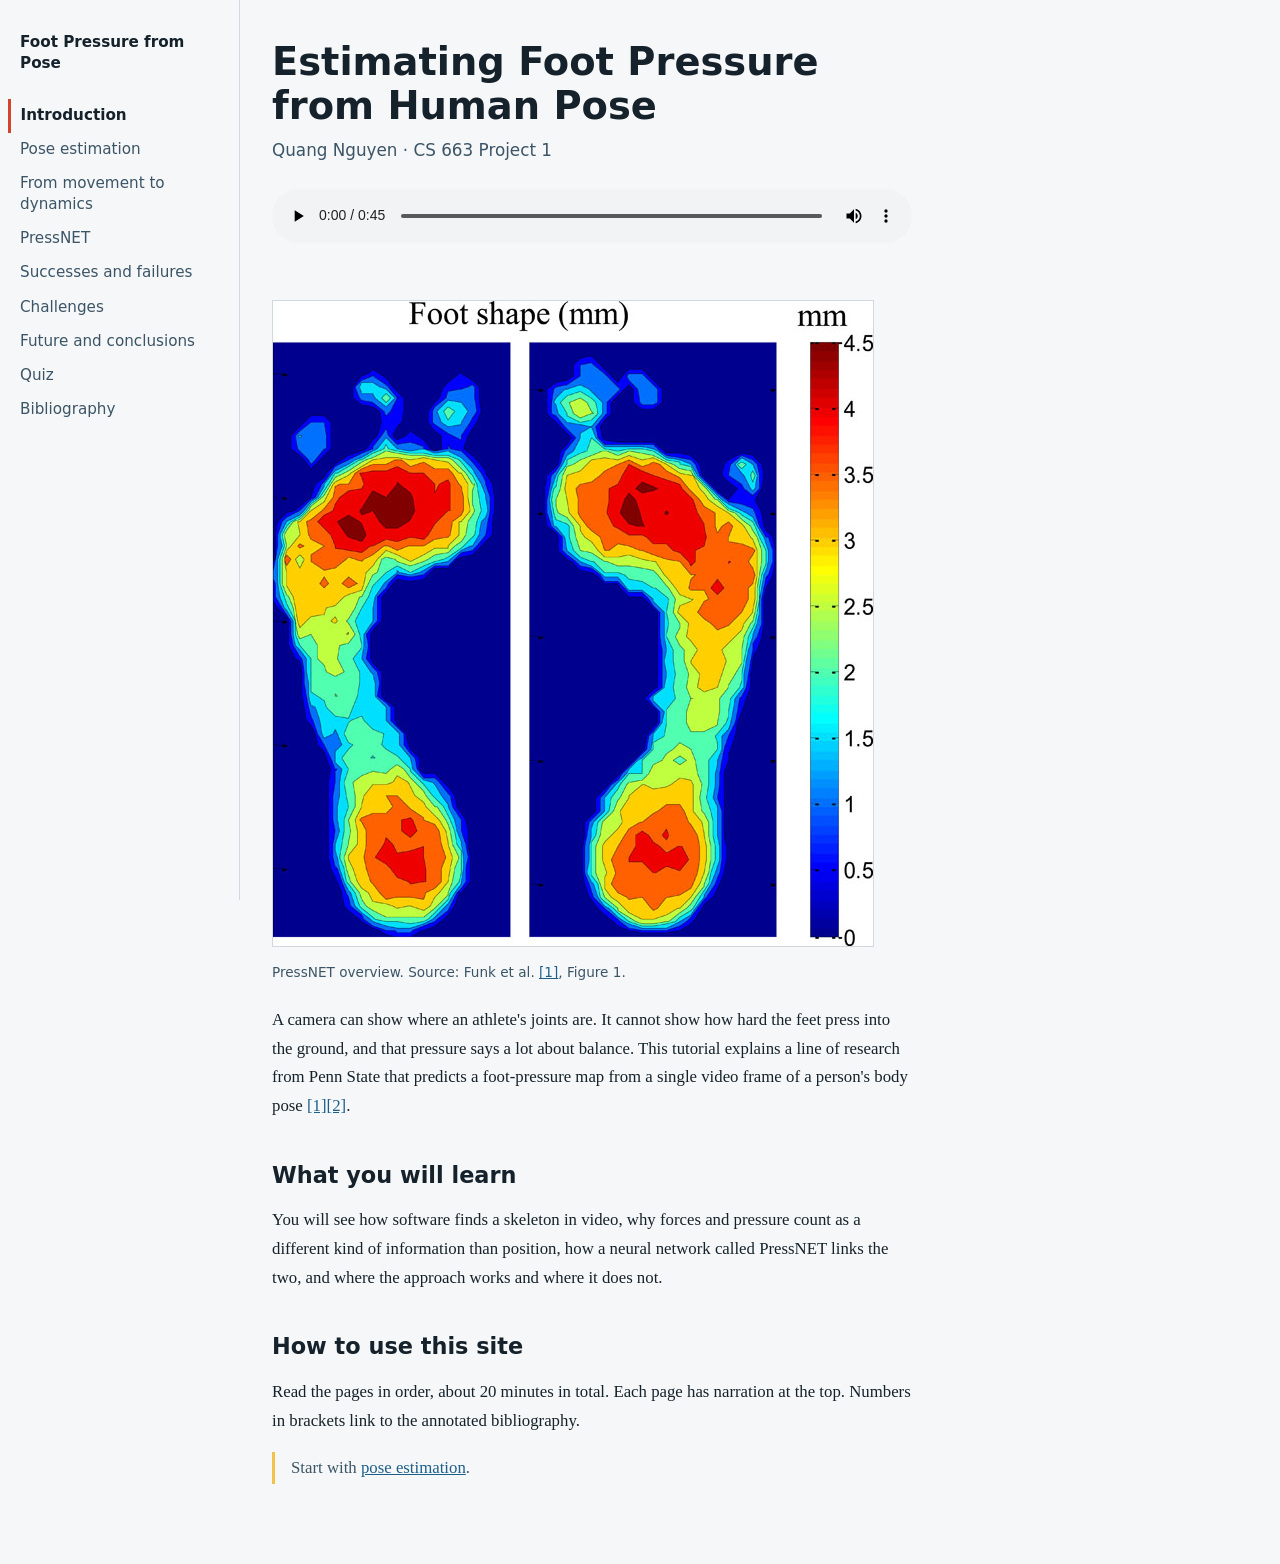
<file: index.html>
<!DOCTYPE html>
<html lang="en">
<head>
<meta charset="UTF-8">
<meta name="viewport" content="width=device-width, initial-scale=1">
<title>Estimating Foot Pressure from Human Pose</title>
<link rel="stylesheet" href="style.css">
</head>
<body>
<nav aria-label="Tutorial sections">
  <p class="site">Foot Pressure from Pose</p>
  <a href="index.html" aria-current="page">Introduction</a>
  <a href="computer-vision.html">Pose estimation</a>
  <a href="dynamics.html">From movement to dynamics</a>
  <a href="pressnet.html">PressNET</a>
  <a href="results.html">Successes and failures</a>
  <a href="challenges.html">Challenges</a>
  <a href="future.html">Future and conclusions</a>
  <a href="quiz.html">Quiz</a>
  <a href="bibliography.html">Bibliography</a>
</nav>
<main>
  <h1>Estimating Foot Pressure from Human Pose</h1>
  <p class="byline">Quang Nguyen &middot; CS 663 Project 1</p>

  <audio controls src="audio/intro.mp3">Narration for this page.</audio>

  <figure>
    <img src="images/footpressure.png" alt="PressNET overview: body joints go in, a foot pressure heatmap comes out">
    <figcaption>PressNET overview. Source: Funk et al. <a href="bibliography.html#ref1">[1]</a>, Figure 1.</figcaption>
  </figure>


  <p>A camera can show where an athlete's joints are. It cannot show how hard the feet press into the ground, and that pressure says a lot about balance. This tutorial explains a line of research from Penn State that predicts a foot-pressure map from a single video frame of a person's body pose <a href="bibliography.html#ref1">[1]</a><a href="bibliography.html#ref2">[2]</a>.</p>

  <h2>What you will learn</h2>
  <p>You will see how software finds a skeleton in video, why forces and pressure count as a different kind of information than position, how a neural network called PressNET links the two, and where the approach works and where it does not.</p>

  <h2>How to use this site</h2>
  <p>Read the pages in order, about 20 minutes in total. Each page has narration at the top. Numbers in brackets link to the annotated bibliography.</p>
  <p class="note">Start with <a href="computer-vision.html">pose estimation</a>.</p>
</main>
</body>
</html>
</file>
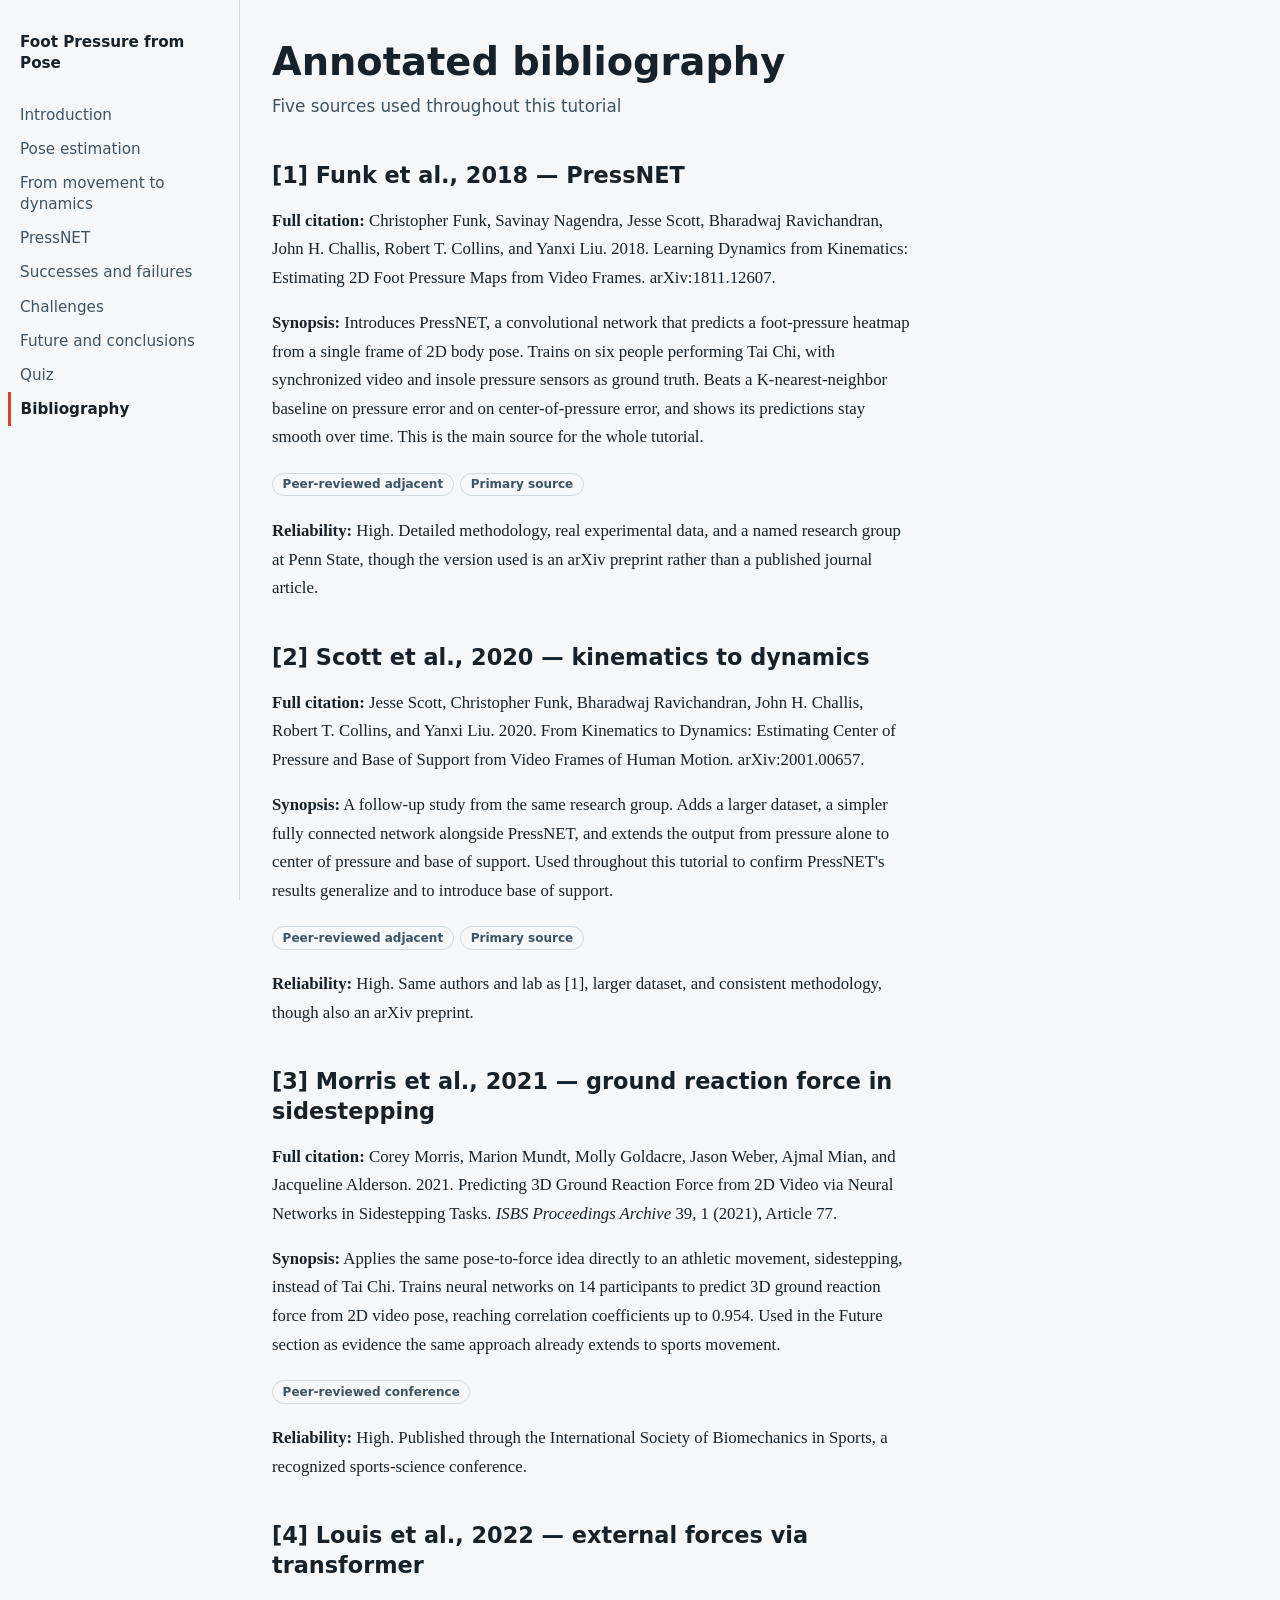
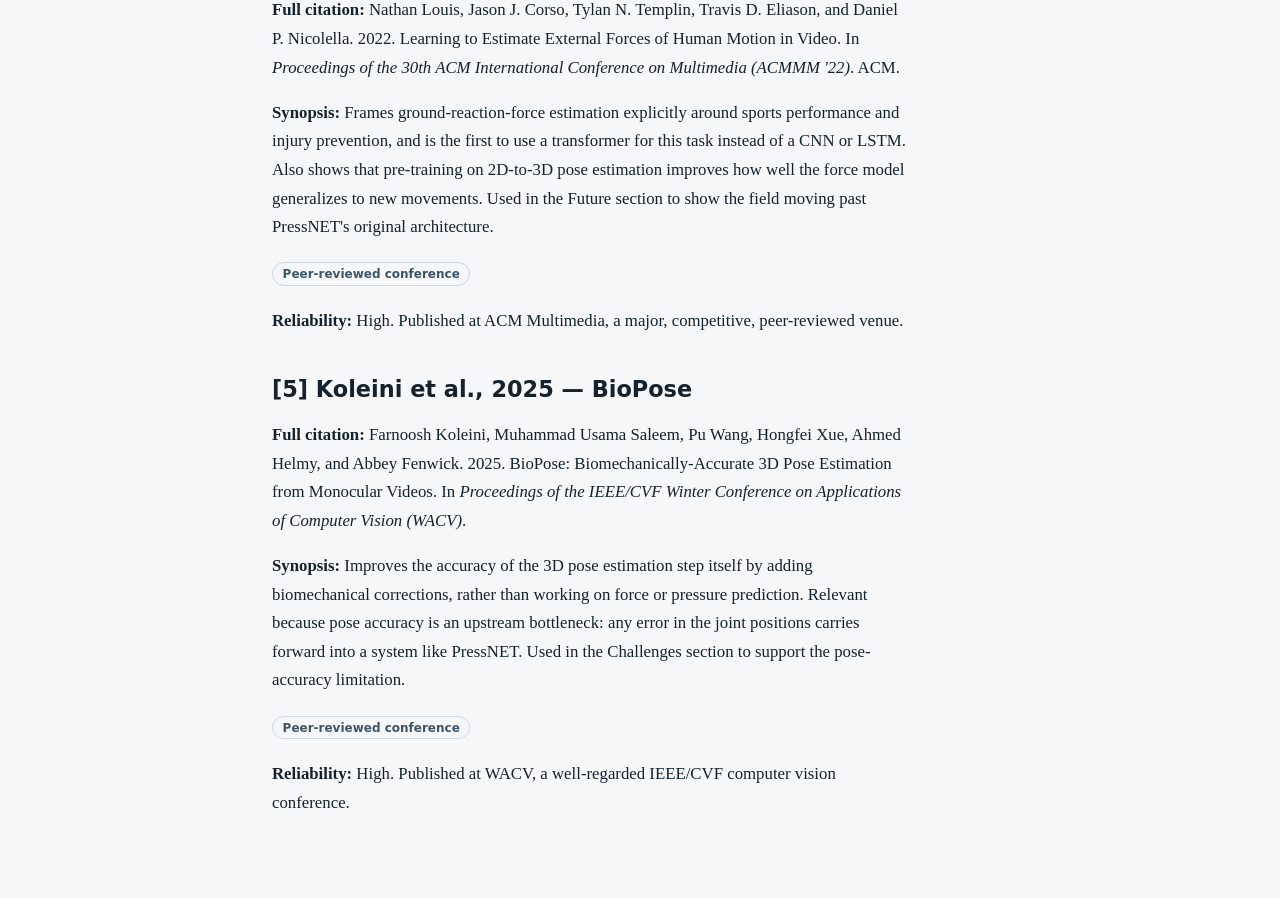
<file: bibliography.html>
<!DOCTYPE html>
<html lang="en">
<head>
<meta charset="UTF-8">
<meta name="viewport" content="width=device-width, initial-scale=1">
<title>Bibliography | Estimating Foot Pressure from Human Pose</title>
<link rel="stylesheet" href="style.css">
<style>.tag{display:inline-block;font:700 .75rem/1 system-ui,sans-serif;padding:.3rem .6rem;border:1px solid var(--rule);border-radius:1rem;color:var(--slate);margin:.25rem .4rem .25rem 0}</style>
</head>
<body>
<nav aria-label="Tutorial sections">
   <p class="site">Foot Pressure from Pose</p>
  <a href="index.html">Introduction</a>
  <a href="computer-vision.html">Pose estimation</a>
  <a href="dynamics.html">From movement to dynamics</a>
  <a href="pressnet.html">PressNET</a>
  <a href="results.html">Successes and failures</a>
  <a href="challenges.html">Challenges</a>
  <a href="future.html">Future and conclusions</a>
  <a href="quiz.html">Quiz</a>
  <a href="bibliography.html" aria-current="page">Bibliography</a>
</nav>
<main>
  <h1>Annotated bibliography</h1>
  <p class="byline">Five sources used throughout this tutorial</p>

  <article id="ref1">
    <h2>[1] Funk et al., 2018 — PressNET</h2>
    <p><strong>Full citation:</strong> Christopher Funk, Savinay Nagendra, Jesse Scott, Bharadwaj Ravichandran, John H. Challis, Robert T. Collins, and Yanxi Liu. 2018. Learning Dynamics from Kinematics: Estimating 2D Foot Pressure Maps from Video Frames. arXiv:1811.12607.</p>
    <p><strong>Synopsis:</strong> Introduces PressNET, a convolutional network that predicts a foot-pressure heatmap from a single frame of 2D body pose. Trains on six people performing Tai Chi, with synchronized video and insole pressure sensors as ground truth. Beats a K-nearest-neighbor baseline on pressure error and on center-of-pressure error, and shows its predictions stay smooth over time. This is the main source for the whole tutorial.</p>
    <span class="tag">Peer-reviewed adjacent</span><span class="tag">Primary source</span>
    <p><strong>Reliability:</strong> High. Detailed methodology, real experimental data, and a named research group at Penn State, though the version used is an arXiv preprint rather than a published journal article.</p>
  </article>

  <article id="ref2">
    <h2>[2] Scott et al., 2020 — kinematics to dynamics</h2>
    <p><strong>Full citation:</strong> Jesse Scott, Christopher Funk, Bharadwaj Ravichandran, John H. Challis, Robert T. Collins, and Yanxi Liu. 2020. From Kinematics to Dynamics: Estimating Center of Pressure and Base of Support from Video Frames of Human Motion. arXiv:2001.00657.</p>
    <p><strong>Synopsis:</strong> A follow-up study from the same research group. Adds a larger dataset, a simpler fully connected network alongside PressNET, and extends the output from pressure alone to center of pressure and base of support. Used throughout this tutorial to confirm PressNET's results generalize and to introduce base of support.</p>
    <span class="tag">Peer-reviewed adjacent</span><span class="tag">Primary source</span>
    <p><strong>Reliability:</strong> High. Same authors and lab as [1], larger dataset, and consistent methodology, though also an arXiv preprint.</p>
  </article>

  <article id="ref3">
    <h2>[3] Morris et al., 2021 — ground reaction force in sidestepping</h2>
    <p><strong>Full citation:</strong> Corey Morris, Marion Mundt, Molly Goldacre, Jason Weber, Ajmal Mian, and Jacqueline Alderson. 2021. Predicting 3D Ground Reaction Force from 2D Video via Neural Networks in Sidestepping Tasks. <em>ISBS Proceedings Archive</em> 39, 1 (2021), Article 77.</p>
    <p><strong>Synopsis:</strong> Applies the same pose-to-force idea directly to an athletic movement, sidestepping, instead of Tai Chi. Trains neural networks on 14 participants to predict 3D ground reaction force from 2D video pose, reaching correlation coefficients up to 0.954. Used in the Future section as evidence the same approach already extends to sports movement.</p>
    <span class="tag">Peer-reviewed conference</span>
    <p><strong>Reliability:</strong> High. Published through the International Society of Biomechanics in Sports, a recognized sports-science conference.</p>
  </article>
 
  <article id="ref4">
    <h2>[4] Louis et al., 2022 — external forces via transformer</h2>
    <p><strong>Full citation:</strong> Nathan Louis, Jason J. Corso, Tylan N. Templin, Travis D. Eliason, and Daniel P. Nicolella. 2022. Learning to Estimate External Forces of Human Motion in Video. In <em>Proceedings of the 30th ACM International Conference on Multimedia (ACMMM '22)</em>. ACM.</p>
    <p><strong>Synopsis:</strong> Frames ground-reaction-force estimation explicitly around sports performance and injury prevention, and is the first to use a transformer for this task instead of a CNN or LSTM. Also shows that pre-training on 2D-to-3D pose estimation improves how well the force model generalizes to new movements. Used in the Future section to show the field moving past PressNET's original architecture.</p>
    <span class="tag">Peer-reviewed conference</span>
    <p><strong>Reliability:</strong> High. Published at ACM Multimedia, a major, competitive, peer-reviewed venue.</p>
  </article>
 
  <article id="ref5">
    <h2>[5] Koleini et al., 2025 — BioPose</h2>
    <p><strong>Full citation:</strong> Farnoosh Koleini, Muhammad Usama Saleem, Pu Wang, Hongfei Xue, Ahmed Helmy, and Abbey Fenwick. 2025. BioPose: Biomechanically-Accurate 3D Pose Estimation from Monocular Videos. In <em>Proceedings of the IEEE/CVF Winter Conference on Applications of Computer Vision (WACV)</em>.</p>
    <p><strong>Synopsis:</strong> Improves the accuracy of the 3D pose estimation step itself by adding biomechanical corrections, rather than working on force or pressure prediction. Relevant because pose accuracy is an upstream bottleneck: any error in the joint positions carries forward into a system like PressNET. Used in the Challenges section to support the pose-accuracy limitation.</p>
    <span class="tag">Peer-reviewed conference</span>
    <p><strong>Reliability:</strong> High. Published at WACV, a well-regarded IEEE/CVF computer vision conference.</p>
  </article>

</main>
</body>
</html>
</file>
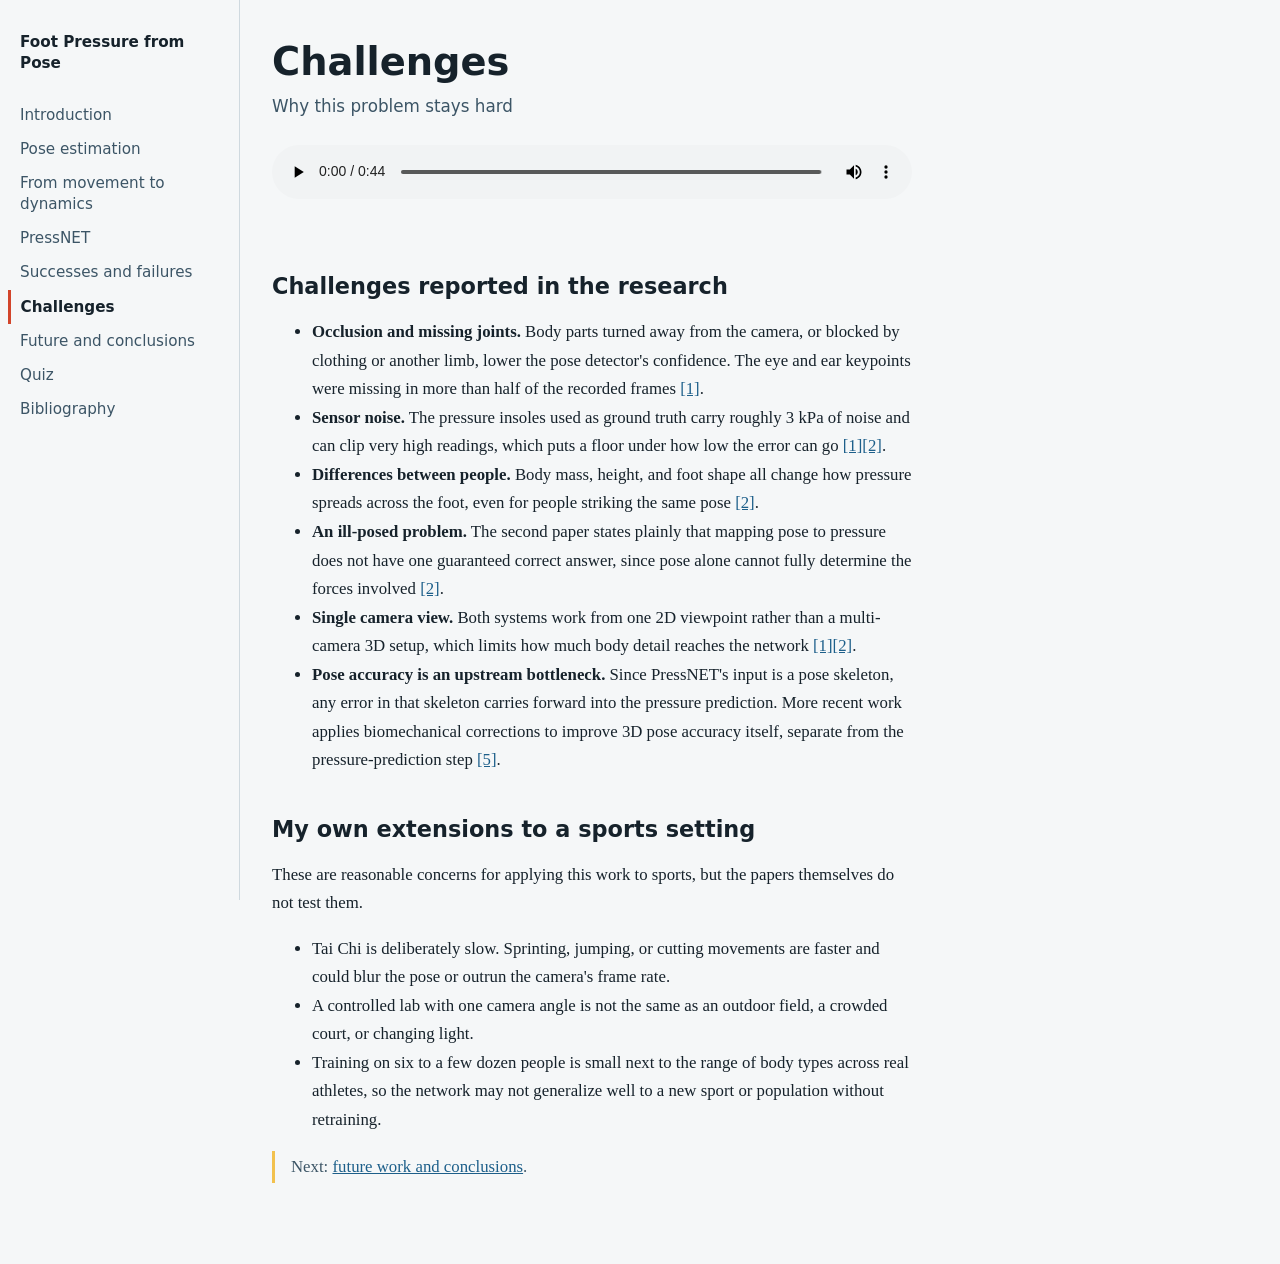
<file: challenges.html>
<!DOCTYPE html>
<html lang="en">
<head>
<meta charset="UTF-8">
<meta name="viewport" content="width=device-width, initial-scale=1">
<title>Challenges | Estimating Foot Pressure from Human Pose</title>
<link rel="stylesheet" href="style.css">
</head>
<body>
<nav aria-label="Tutorial sections">
  <p class="site">Foot Pressure from Pose</p>
  <a href="index.html">Introduction</a>
  <a href="computer-vision.html">Pose estimation</a>
  <a href="dynamics.html">From movement to dynamics</a>
  <a href="pressnet.html">PressNET</a>
  <a href="results.html">Successes and failures</a>
  <a href="challenges.html" aria-current="page">Challenges</a>
  <a href="future.html">Future and conclusions</a>
  <a href="quiz.html">Quiz</a>
  <a href="bibliography.html">Bibliography</a>
</nav>
<main>
  <h1>Challenges</h1>
  <p class="byline">Why this problem stays hard</p>

  <audio controls src="audio/challenges.mp3">Narration for this page.</audio>

  <h2>Challenges reported in the research</h2>
  <ul>
    <li><strong>Occlusion and missing joints.</strong> Body parts turned away from the camera, or blocked by clothing or another limb, lower the pose detector's confidence. The eye and ear keypoints were missing in more than half of the recorded frames <a href="bibliography.html#ref1">[1]</a>.</li>
    <li><strong>Sensor noise.</strong> The pressure insoles used as ground truth carry roughly 3 kPa of noise and can clip very high readings, which puts a floor under how low the error can go <a href="bibliography.html#ref1">[1]</a><a href="bibliography.html#ref2">[2]</a>.</li>
    <li><strong>Differences between people.</strong> Body mass, height, and foot shape all change how pressure spreads across the foot, even for people striking the same pose <a href="bibliography.html#ref2">[2]</a>.</li>
    <li><strong>An ill-posed problem.</strong> The second paper states plainly that mapping pose to pressure does not have one guaranteed correct answer, since pose alone cannot fully determine the forces involved <a href="bibliography.html#ref2">[2]</a>.</li>
    <li><strong>Single camera view.</strong> Both systems work from one 2D viewpoint rather than a multi-camera 3D setup, which limits how much body detail reaches the network <a href="bibliography.html#ref1">[1]</a><a href="bibliography.html#ref2">[2]</a>.</li>
    <li><strong>Pose accuracy is an upstream bottleneck.</strong> Since PressNET's input is a pose skeleton, any error in that skeleton carries forward into the pressure prediction. More recent work applies biomechanical corrections to improve 3D pose accuracy itself, separate from the pressure-prediction step <a href="bibliography.html#ref5">[5]</a>.</li>
  </ul>

  <h2>My own extensions to a sports setting</h2>
  <p>These are reasonable concerns for applying this work to sports, but the papers themselves do not test them.</p>
  <ul>
    <li>Tai Chi is deliberately slow. Sprinting, jumping, or cutting movements are faster and could blur the pose or outrun the camera's frame rate.</li>
    <li>A controlled lab with one camera angle is not the same as an outdoor field, a crowded court, or changing light.</li>
    <li>Training on six to a few dozen people is small next to the range of body types across real athletes, so the network may not generalize well to a new sport or population without retraining.</li>
  </ul>
  <p class="note">Next: <a href="future.html">future work and conclusions</a>.</p>
</main>
</body>
</html>
</file>
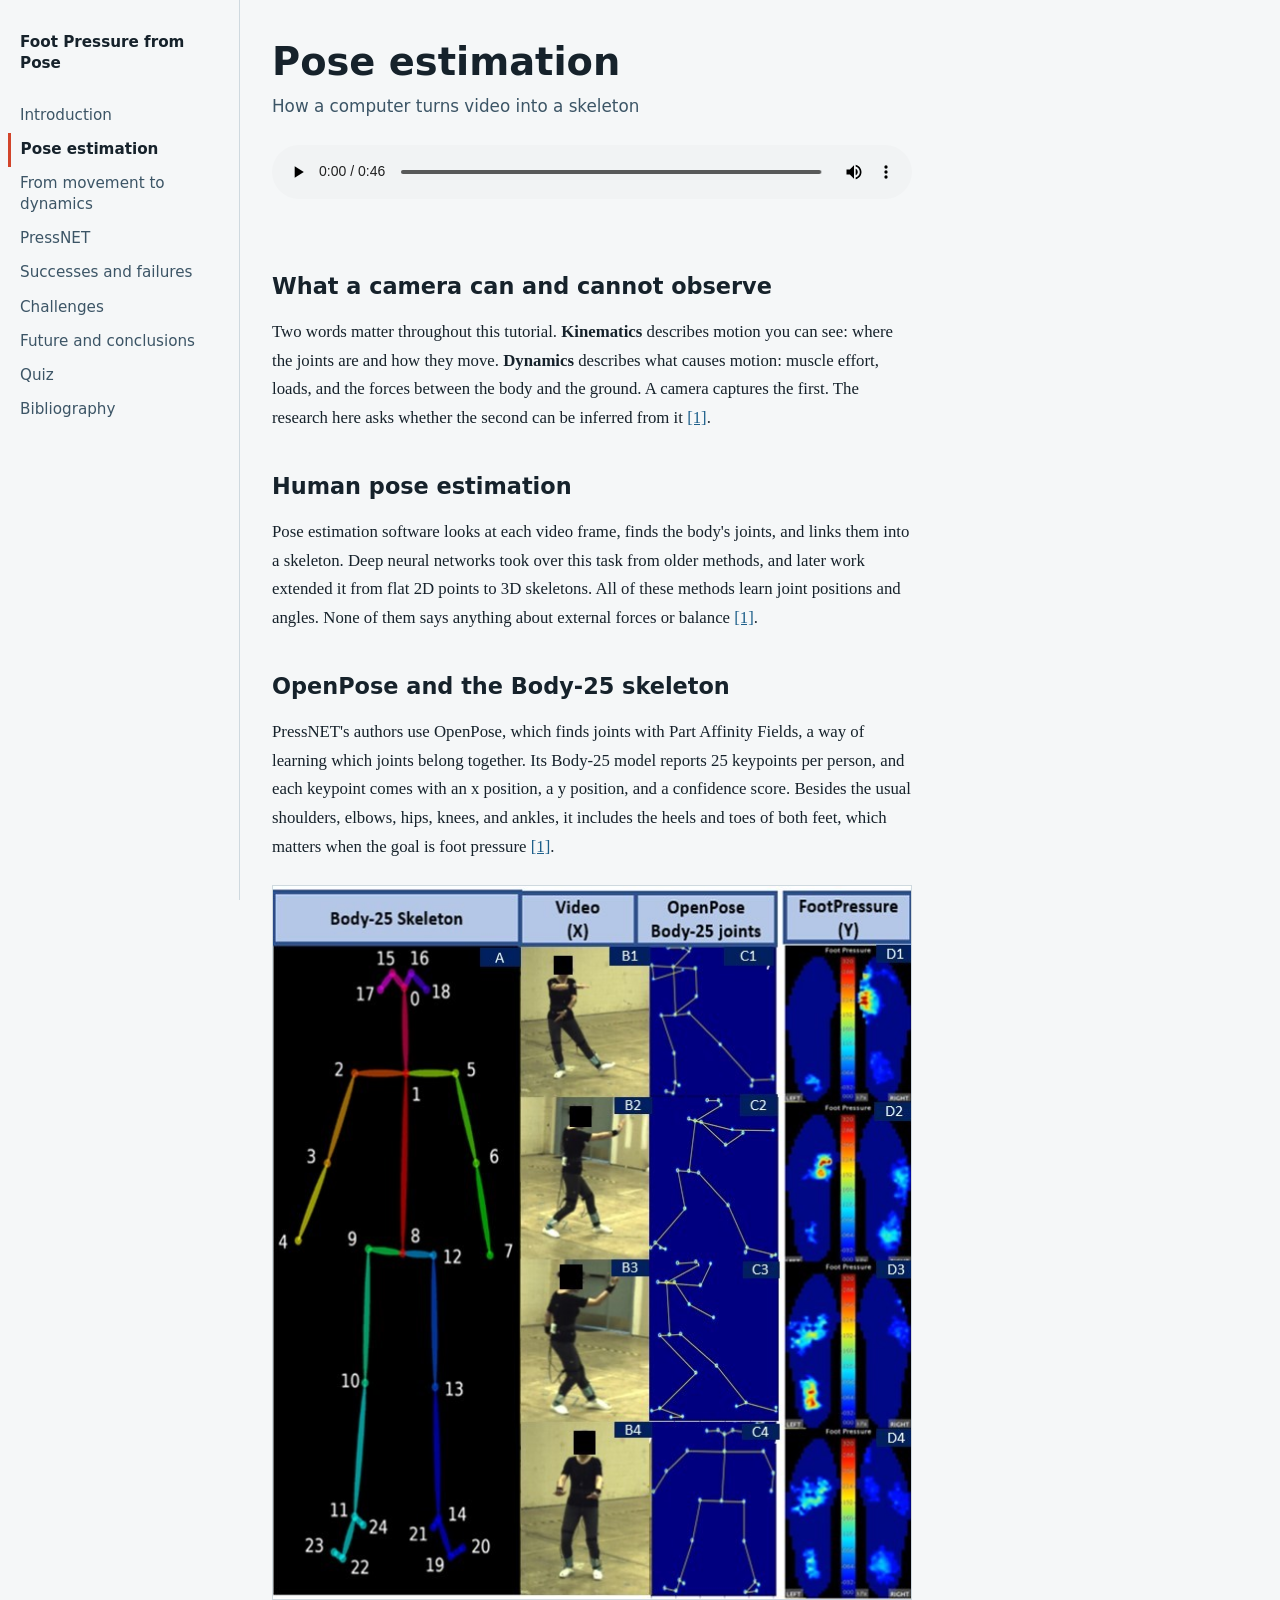
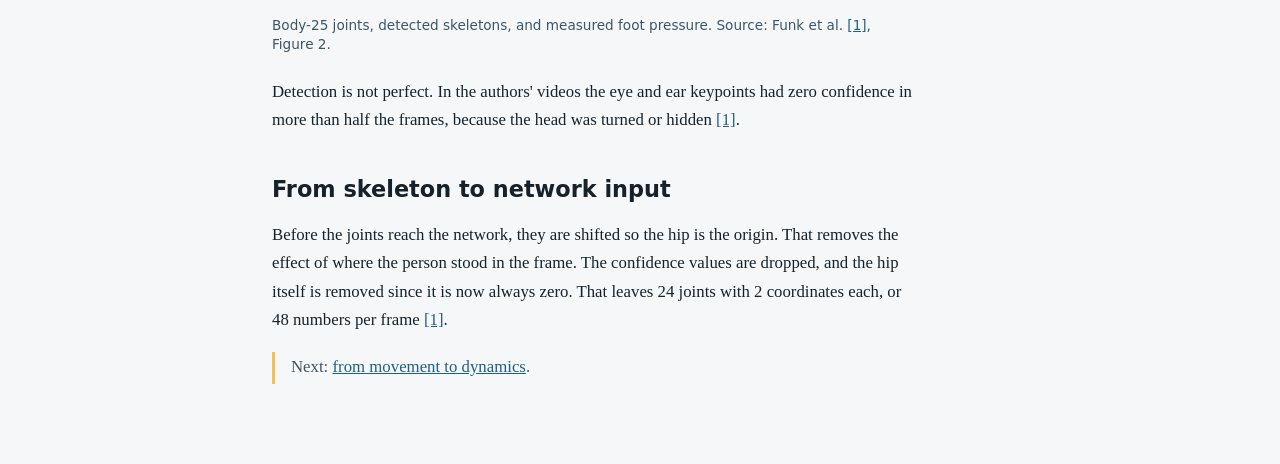
<file: computer-vision.html>
<!DOCTYPE html>
<html lang="en">
<head>
<meta charset="UTF-8">
<meta name="viewport" content="width=device-width, initial-scale=1">
<title>Pose estimation | Estimating Foot Pressure from Human Pose</title>
<link rel="stylesheet" href="style.css">
</head>
<body>
<nav aria-label="Tutorial sections">
  <p class="site">Foot Pressure from Pose</p>
  <a href="index.html">Introduction</a>
  <a href="computer-vision.html" aria-current="page">Pose estimation</a>
  <a href="dynamics.html">From movement to dynamics</a>
  <a href="pressnet.html">PressNET</a>
  <a href="results.html">Successes and failures</a>
  <a href="challenges.html">Challenges</a>
  <a href="future.html">Future and conclusions</a>
  <a href="quiz.html">Quiz</a>
  <a href="bibliography.html">Bibliography</a>
</nav>
<main>
  <h1>Pose estimation</h1>
  <p class="byline">How a computer turns video into a skeleton</p>

  <audio controls src="audio/computer-vision.mp3">Narration for this page.</audio>

  <h2>What a camera can and cannot observe</h2>
  <p>Two words matter throughout this tutorial. <strong>Kinematics</strong> describes motion you can see: where the joints are and how they move. <strong>Dynamics</strong> describes what causes motion: muscle effort, loads, and the forces between the body and the ground. A camera captures the first. The research here asks whether the second can be inferred from it <a href="bibliography.html#ref1">[1]</a>.</p>

  <h2>Human pose estimation</h2>
  <p>Pose estimation software looks at each video frame, finds the body's joints, and links them into a skeleton. Deep neural networks took over this task from older methods, and later work extended it from flat 2D points to 3D skeletons. All of these methods learn joint positions and angles. None of them says anything about external forces or balance <a href="bibliography.html#ref1">[1]</a>.</p>

  <h2>OpenPose and the Body-25 skeleton</h2>
  <p>PressNET's authors use OpenPose, which finds joints with Part Affinity Fields, a way of learning which joints belong together. Its Body-25 model reports 25 keypoints per person, and each keypoint comes with an x position, a y position, and a confidence score. Besides the usual shoulders, elbows, hips, knees, and ankles, it includes the heels and toes of both feet, which matters when the goal is foot pressure <a href="bibliography.html#ref1">[1]</a>.</p>

  <figure>
    <img src="images/figure2.png" alt="Body-25 joint layout, a video frame with detected skeleton, and the matching foot-pressure maps">
    <figcaption>Body-25 joints, detected skeletons, and measured foot pressure. Source: Funk et al. <a href="bibliography.html#ref1">[1]</a>, Figure 2.</figcaption>
  </figure>

  <p>Detection is not perfect. In the authors' videos the eye and ear keypoints had zero confidence in more than half the frames, because the head was turned or hidden <a href="bibliography.html#ref1">[1]</a>.</p>

  <h2>From skeleton to network input</h2>
  <p>Before the joints reach the network, they are shifted so the hip is the origin. That removes the effect of where the person stood in the frame. The confidence values are dropped, and the hip itself is removed since it is now always zero. That leaves 24 joints with 2 coordinates each, or 48 numbers per frame <a href="bibliography.html#ref1">[1]</a>.</p>
  <p class="note">Next: <a href="dynamics.html">from movement to dynamics</a>.</p>
</main>
</body>
</html>
</file>
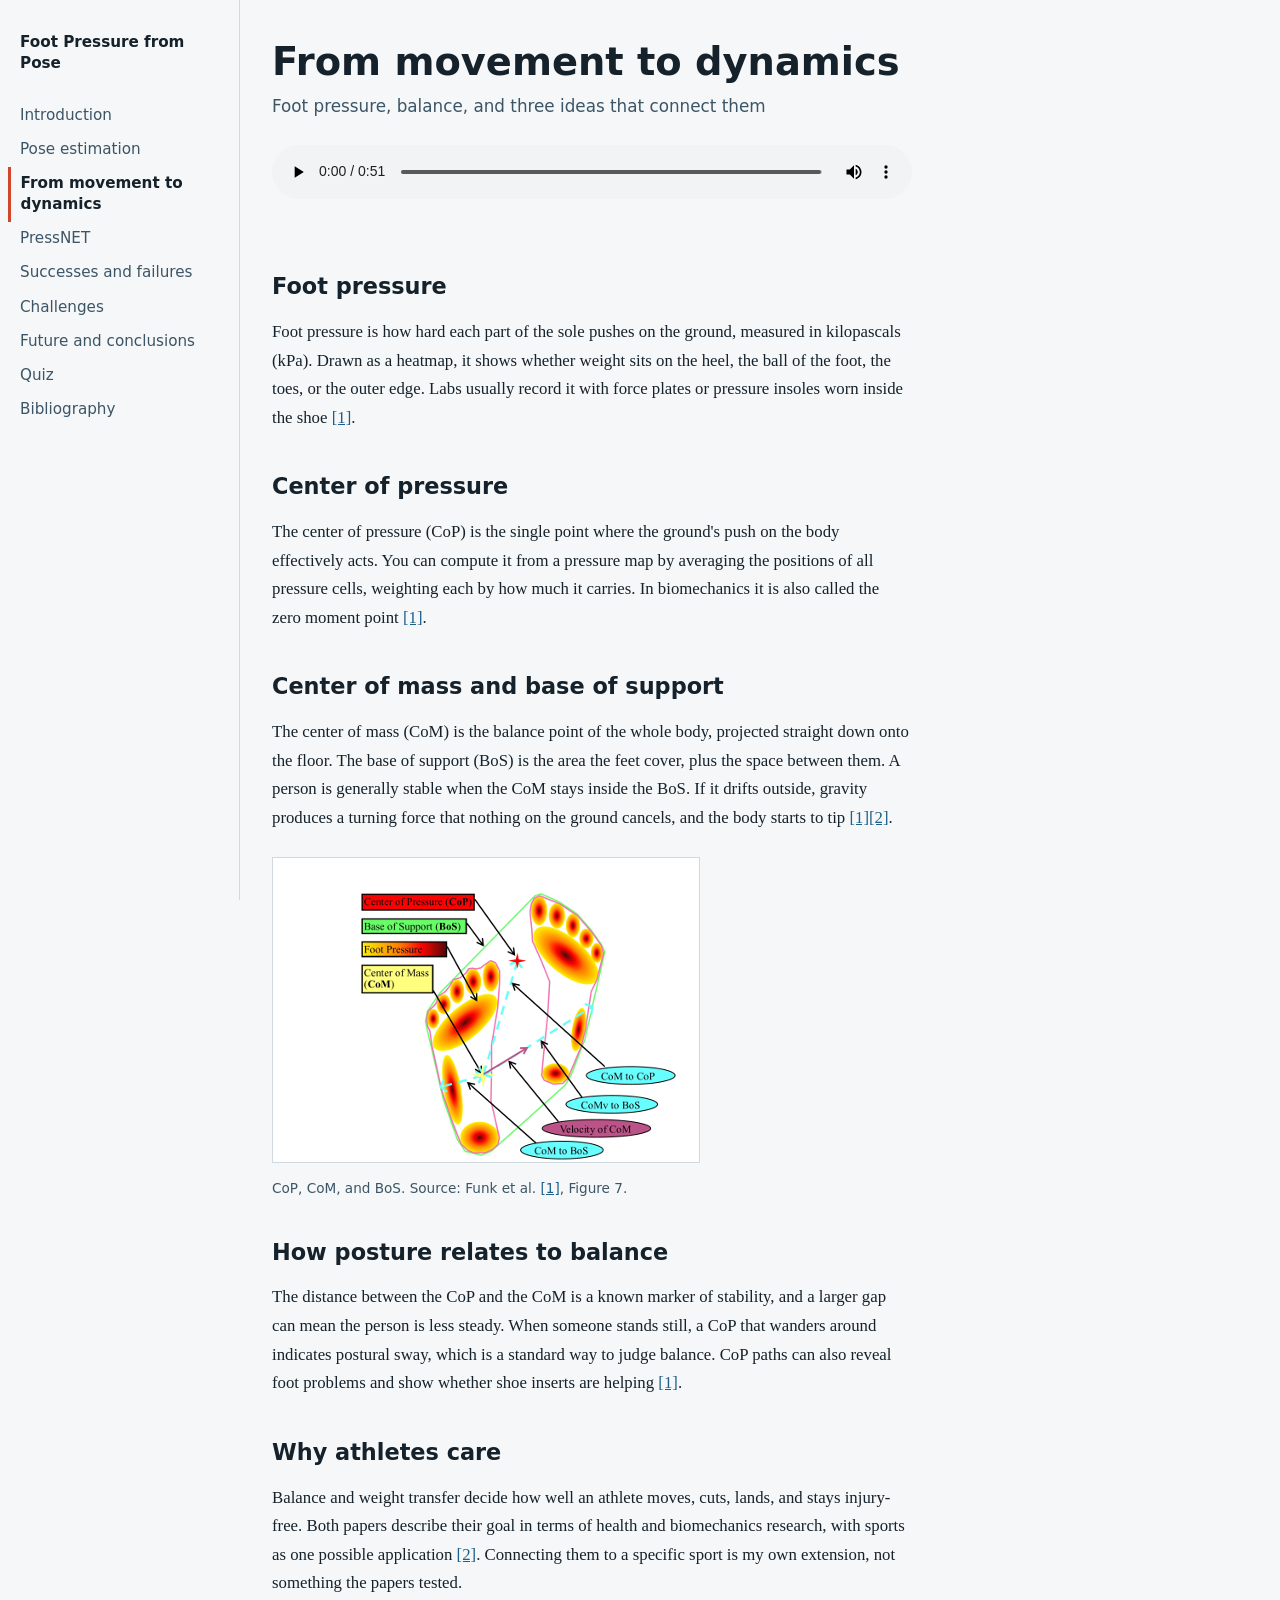
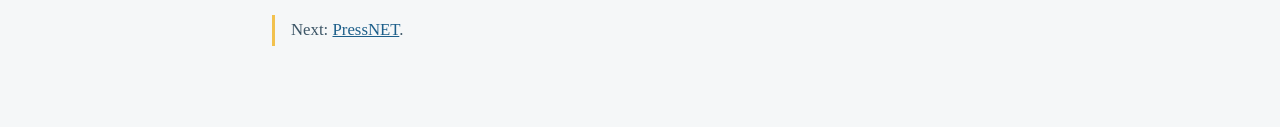
<file: dynamics.html>
<!DOCTYPE html>
<html lang="en">
<head>
<meta charset="UTF-8">
<meta name="viewport" content="width=device-width, initial-scale=1">
<title>From movement to dynamics | Estimating Foot Pressure from Human Pose</title>
<link rel="stylesheet" href="style.css">
</head>
<body>
<nav aria-label="Tutorial sections">
   <p class="site">Foot Pressure from Pose</p>
  <a href="index.html">Introduction</a>
  <a href="computer-vision.html">Pose estimation</a>
  <a href="dynamics.html" aria-current="page">From movement to dynamics</a>
  <a href="pressnet.html">PressNET</a>
  <a href="results.html">Successes and failures</a>
  <a href="challenges.html">Challenges</a>
  <a href="future.html">Future and conclusions</a>
  <a href="quiz.html">Quiz</a>
  <a href="bibliography.html">Bibliography</a>
</nav>
<main>
  <h1>From movement to dynamics</h1>
  <p class="byline">Foot pressure, balance, and three ideas that connect them</p>

  <audio controls src="audio/dynamic.mp3">Narration for this page.</audio>

  <h2>Foot pressure</h2>
  <p>Foot pressure is how hard each part of the sole pushes on the ground, measured in kilopascals (kPa). Drawn as a heatmap, it shows whether weight sits on the heel, the ball of the foot, the toes, or the outer edge. Labs usually record it with force plates or pressure insoles worn inside the shoe <a href="bibliography.html#ref1">[1]</a>.</p>

  <h2>Center of pressure</h2>
  <p>The center of pressure (CoP) is the single point where the ground's push on the body effectively acts. You can compute it from a pressure map by averaging the positions of all pressure cells, weighting each by how much it carries. In biomechanics it is also called the zero moment point <a href="bibliography.html#ref1">[1]</a>.</p>

  <h2>Center of mass and base of support</h2>
  <p>The center of mass (CoM) is the balance point of the whole body, projected straight down onto the floor. The base of support (BoS) is the area the feet cover, plus the space between them. A person is generally stable when the CoM stays inside the BoS. If it drifts outside, gravity produces a turning force that nothing on the ground cancels, and the body starts to tip <a href="bibliography.html#ref1">[1]</a><a href="bibliography.html#ref2">[2]</a>.</p>

  <figure>
    <img src="images/figure7.png" alt="Diagram of center of pressure, center of mass, and base of support on a foot pressure map">
    <figcaption>CoP, CoM, and BoS. Source: Funk et al. <a href="bibliography.html#ref1">[1]</a>, Figure 7.</figcaption>
  </figure>

  <h2>How posture relates to balance</h2>
  <p>The distance between the CoP and the CoM is a known marker of stability, and a larger gap can mean the person is less steady. When someone stands still, a CoP that wanders around indicates postural sway, which is a standard way to judge balance. CoP paths can also reveal foot problems and show whether shoe inserts are helping <a href="bibliography.html#ref1">[1]</a>.</p>

  <h2>Why athletes care</h2>
  <p>Balance and weight transfer decide how well an athlete moves, cuts, lands, and stays injury-free. Both papers describe their goal in terms of health and biomechanics research, with sports as one possible application <a href="bibliography.html#ref2">[2]</a>. Connecting them to a specific sport is my own extension, not something the papers tested.</p>
  <p class="note">Next: <a href="pressnet.html">PressNET</a>.</p>
</main>
</body>
</html>
</file>
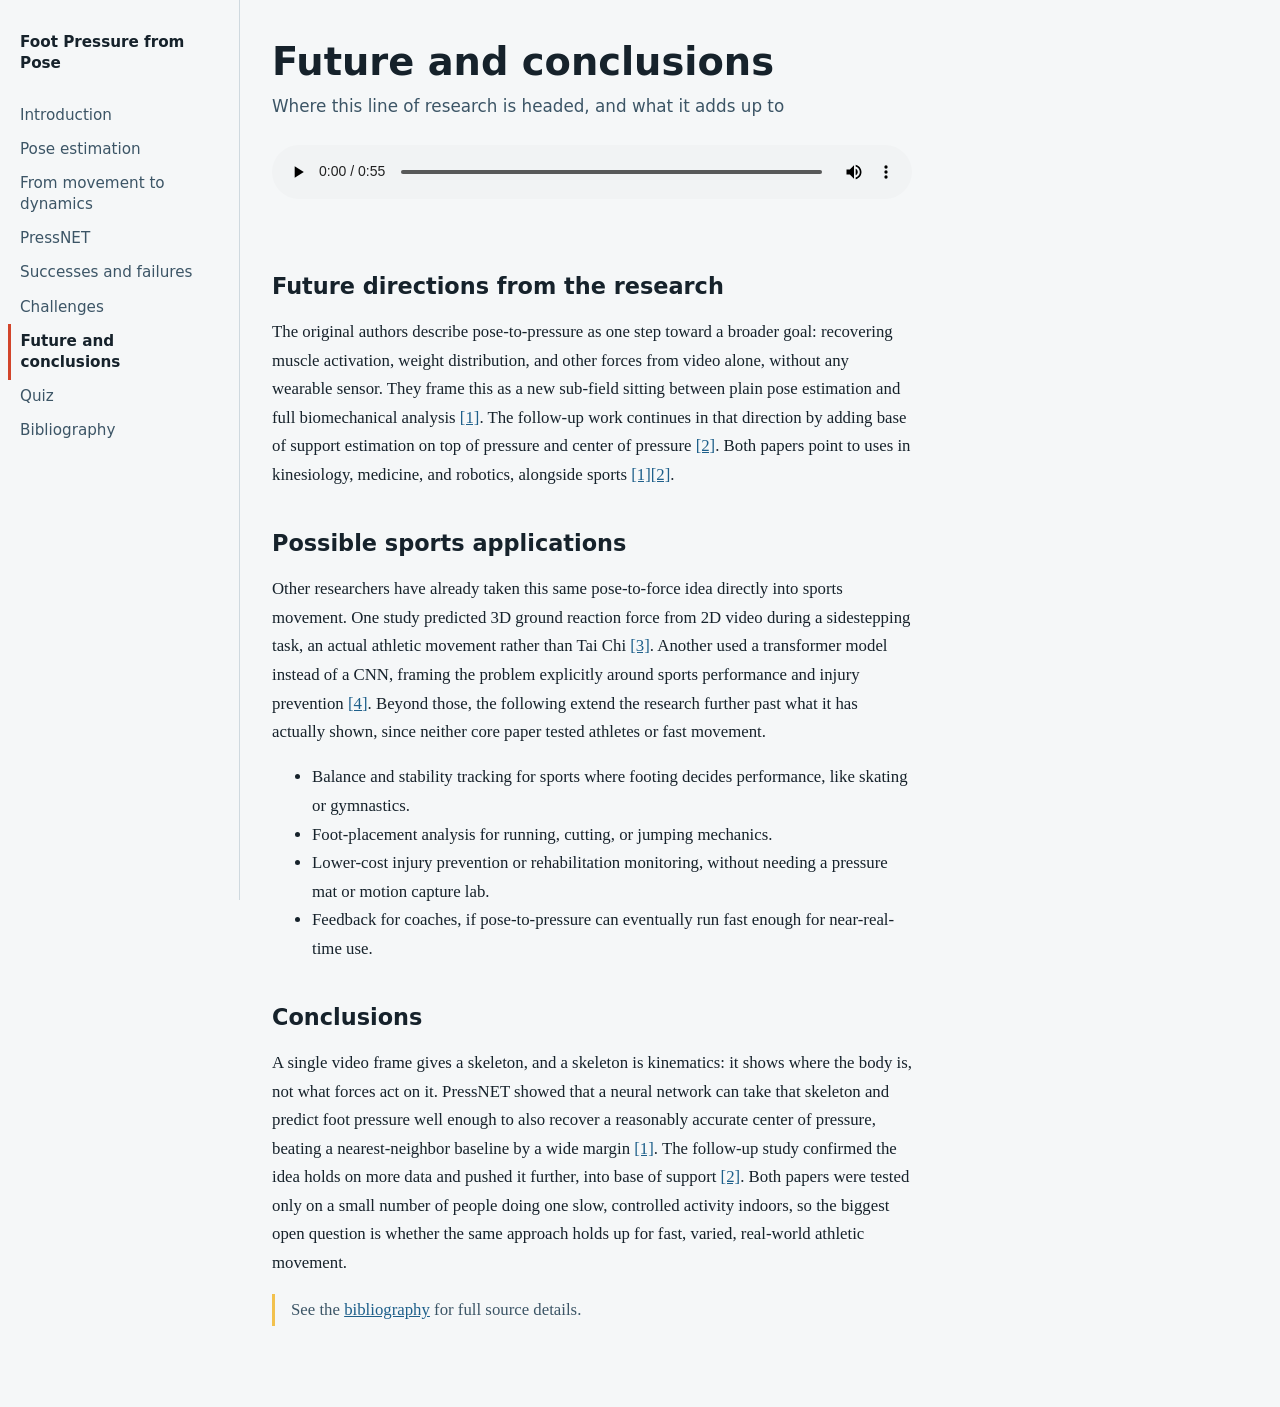
<file: future.html>
<!DOCTYPE html>
<html lang="en">
<head>
<meta charset="UTF-8">
<meta name="viewport" content="width=device-width, initial-scale=1">
<title>Future and conclusions | Estimating Foot Pressure from Human Pose</title>
<link rel="stylesheet" href="style.css">
</head>
<body>
<nav aria-label="Tutorial sections">
  <p class="site">Foot Pressure from Pose</p>
  <a href="index.html">Introduction</a>
  <a href="computer-vision.html">Pose estimation</a>
  <a href="dynamics.html">From movement to dynamics</a>
  <a href="pressnet.html">PressNET</a>
  <a href="results.html">Successes and failures</a>
  <a href="challenges.html">Challenges</a>
  <a href="future.html" aria-current="page">Future and conclusions</a>
  <a href="quiz.html">Quiz</a>
  <a href="bibliography.html">Bibliography</a>
</nav>
<main>
  <h1>Future and conclusions</h1>
  <p class="byline">Where this line of research is headed, and what it adds up to</p>

  <audio controls src="audio/future.mp3">Narration for this page.</audio>

  <h2>Future directions from the research</h2>
  <p>The original authors describe pose-to-pressure as one step toward a broader goal: recovering muscle activation, weight distribution, and other forces from video alone, without any wearable sensor. They frame this as a new sub-field sitting between plain pose estimation and full biomechanical analysis <a href="bibliography.html#ref1">[1]</a>. The follow-up work continues in that direction by adding base of support estimation on top of pressure and center of pressure <a href="bibliography.html#ref2">[2]</a>. Both papers point to uses in kinesiology, medicine, and robotics, alongside sports <a href="bibliography.html#ref1">[1]</a><a href="bibliography.html#ref2">[2]</a>.</p>

  <h2>Possible sports applications</h2>
  <p>Other researchers have already taken this same pose-to-force idea directly into sports movement. One study predicted 3D ground reaction force from 2D video during a sidestepping task, an actual athletic movement rather than Tai Chi <a href="bibliography.html#ref3">[3]</a>. Another used a transformer model instead of a CNN, framing the problem explicitly around sports performance and injury prevention <a href="bibliography.html#ref4">[4]</a>. Beyond those, the following extend the research further past what it has actually shown, since neither core paper tested athletes or fast movement.</p>
  <ul>
    <li>Balance and stability tracking for sports where footing decides performance, like skating or gymnastics.</li>
    <li>Foot-placement analysis for running, cutting, or jumping mechanics.</li>
    <li>Lower-cost injury prevention or rehabilitation monitoring, without needing a pressure mat or motion capture lab.</li>
    <li>Feedback for coaches, if pose-to-pressure can eventually run fast enough for near-real-time use.</li>
  </ul>

  <h2>Conclusions</h2>
  <p>A single video frame gives a skeleton, and a skeleton is kinematics: it shows where the body is, not what forces act on it. PressNET showed that a neural network can take that skeleton and predict foot pressure well enough to also recover a reasonably accurate center of pressure, beating a nearest-neighbor baseline by a wide margin <a href="bibliography.html#ref1">[1]</a>. The follow-up study confirmed the idea holds on more data and pushed it further, into base of support <a href="bibliography.html#ref2">[2]</a>. Both papers were tested only on a small number of people doing one slow, controlled activity indoors, so the biggest open question is whether the same approach holds up for fast, varied, real-world athletic movement.</p>
  <p class="note">See the <a href="bibliography.html">bibliography</a> for full source details.</p>
</main>
</body>
</html>
</file>
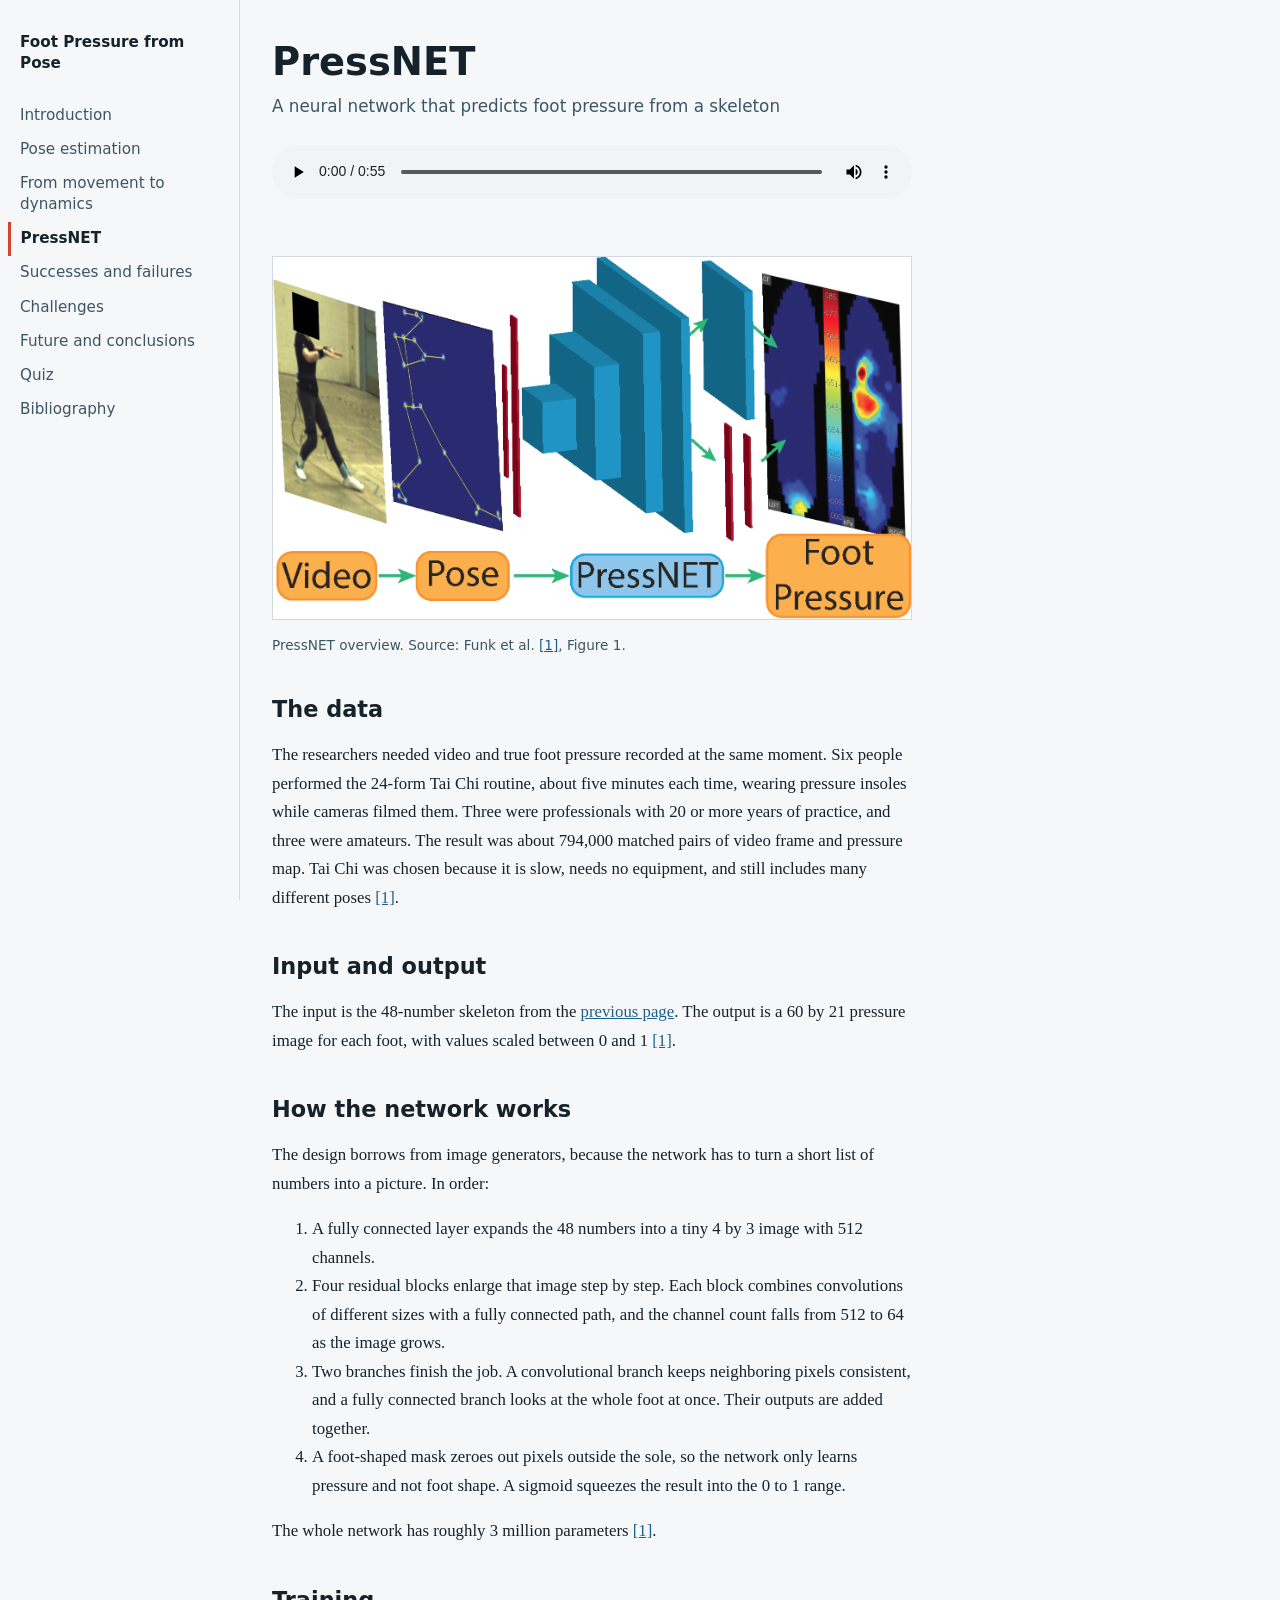
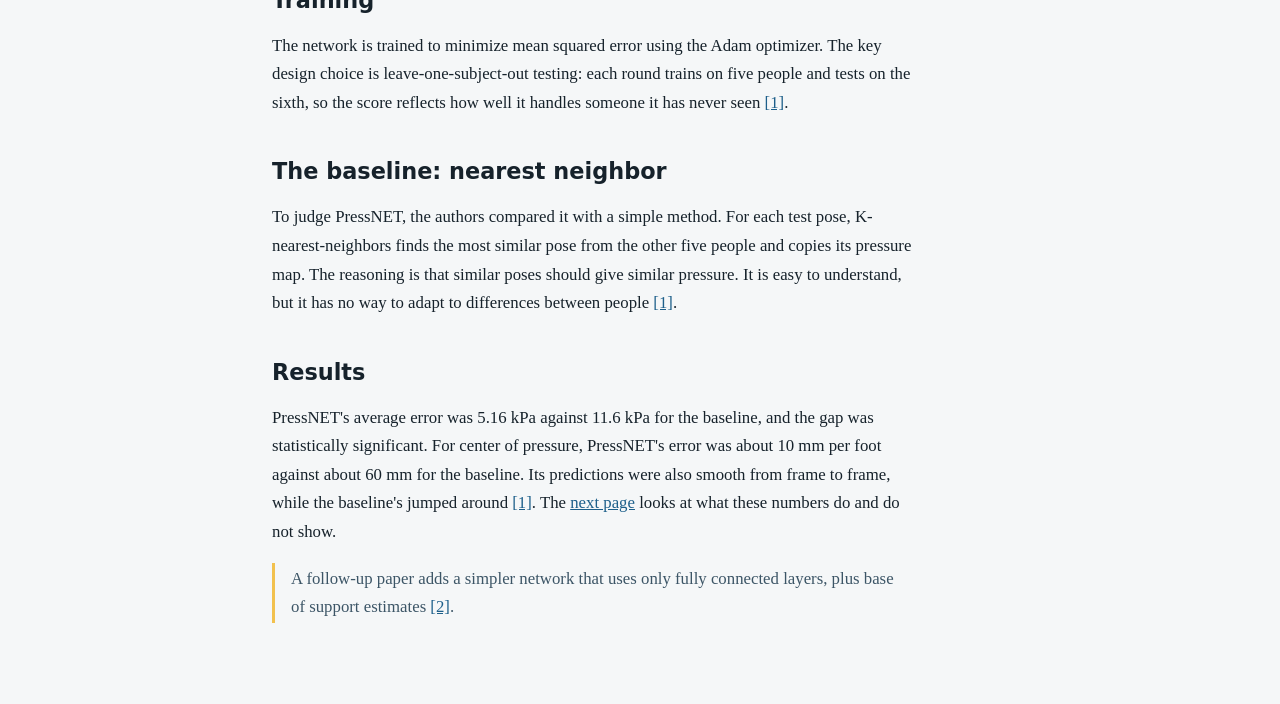
<file: pressnet.html>
<!DOCTYPE html>
<html lang="en">
<head>
<meta charset="UTF-8">
<meta name="viewport" content="width=device-width, initial-scale=1">
<title>PressNET | Estimating Foot Pressure from Human Pose</title>
<link rel="stylesheet" href="style.css">
</head>
<body>
<nav aria-label="Tutorial sections">
   <p class="site">Foot Pressure from Pose</p>
  <a href="index.html">Introduction</a>
  <a href="computer-vision.html">Pose estimation</a>
  <a href="dynamics.html">From movement to dynamics</a>
  <a href="pressnet.html" aria-current="page">PressNET</a>
  <a href="results.html">Successes and failures</a>
  <a href="challenges.html">Challenges</a>
  <a href="future.html">Future and conclusions</a>
  <a href="quiz.html">Quiz</a>
  <a href="bibliography.html">Bibliography</a>
</nav>
<main>
  <h1>PressNET</h1>
  <p class="byline">A neural network that predicts foot pressure from a skeleton</p>

  <audio controls src="audio/pressnet.mp3">Narration for this page.</audio>

  <figure>
    <img src="images/figure1.png" alt="PressNET overview: body joints go in, a foot pressure heatmap comes out">
    <figcaption>PressNET overview. Source: Funk et al. <a href="bibliography.html#ref1">[1]</a>, Figure 1.</figcaption>
  </figure>

  <h2>The data</h2>
  <p>The researchers needed video and true foot pressure recorded at the same moment. Six people performed the 24-form Tai Chi routine, about five minutes each time, wearing pressure insoles while cameras filmed them. Three were professionals with 20 or more years of practice, and three were amateurs. The result was about 794,000 matched pairs of video frame and pressure map. Tai Chi was chosen because it is slow, needs no equipment, and still includes many different poses <a href="bibliography.html#ref1">[1]</a>.</p>

  <h2>Input and output</h2>
  <p>The input is the 48-number skeleton from the <a href="computer-vision.html">previous page</a>. The output is a 60 by 21 pressure image for each foot, with values scaled between 0 and 1 <a href="bibliography.html#ref1">[1]</a>.</p>

  <h2>How the network works</h2>
  <p>The design borrows from image generators, because the network has to turn a short list of numbers into a picture. In order:</p>
  <ol>
    <li>A fully connected layer expands the 48 numbers into a tiny 4 by 3 image with 512 channels.</li>
    <li>Four residual blocks enlarge that image step by step. Each block combines convolutions of different sizes with a fully connected path, and the channel count falls from 512 to 64 as the image grows.</li>
    <li>Two branches finish the job. A convolutional branch keeps neighboring pixels consistent, and a fully connected branch looks at the whole foot at once. Their outputs are added together.</li>
    <li>A foot-shaped mask zeroes out pixels outside the sole, so the network only learns pressure and not foot shape. A sigmoid squeezes the result into the 0 to 1 range.</li>
  </ol>
  <p>The whole network has roughly 3 million parameters <a href="bibliography.html#ref1">[1]</a>.</p>

  <h2>Training</h2>
  <p>The network is trained to minimize mean squared error using the Adam optimizer. The key design choice is leave-one-subject-out testing: each round trains on five people and tests on the sixth, so the score reflects how well it handles someone it has never seen <a href="bibliography.html#ref1">[1]</a>.</p>

  <h2>The baseline: nearest neighbor</h2>
  <p>To judge PressNET, the authors compared it with a simple method. For each test pose, K-nearest-neighbors finds the most similar pose from the other five people and copies its pressure map. The reasoning is that similar poses should give similar pressure. It is easy to understand, but it has no way to adapt to differences between people <a href="bibliography.html#ref1">[1]</a>.</p>

  <h2>Results</h2>
  <p>PressNET's average error was 5.16 kPa against 11.6 kPa for the baseline, and the gap was statistically significant. For center of pressure, PressNET's error was about 10 mm per foot against about 60 mm for the baseline. Its predictions were also smooth from frame to frame, while the baseline's jumped around <a href="bibliography.html#ref1">[1]</a>. The <a href="results.html">next page</a> looks at what these numbers do and do not show.</p>
  <p class="note">A follow-up paper adds a simpler network that uses only fully connected layers, plus base of support estimates <a href="bibliography.html#ref2">[2]</a>.</p>
</main>
</body>
</html>
</file>
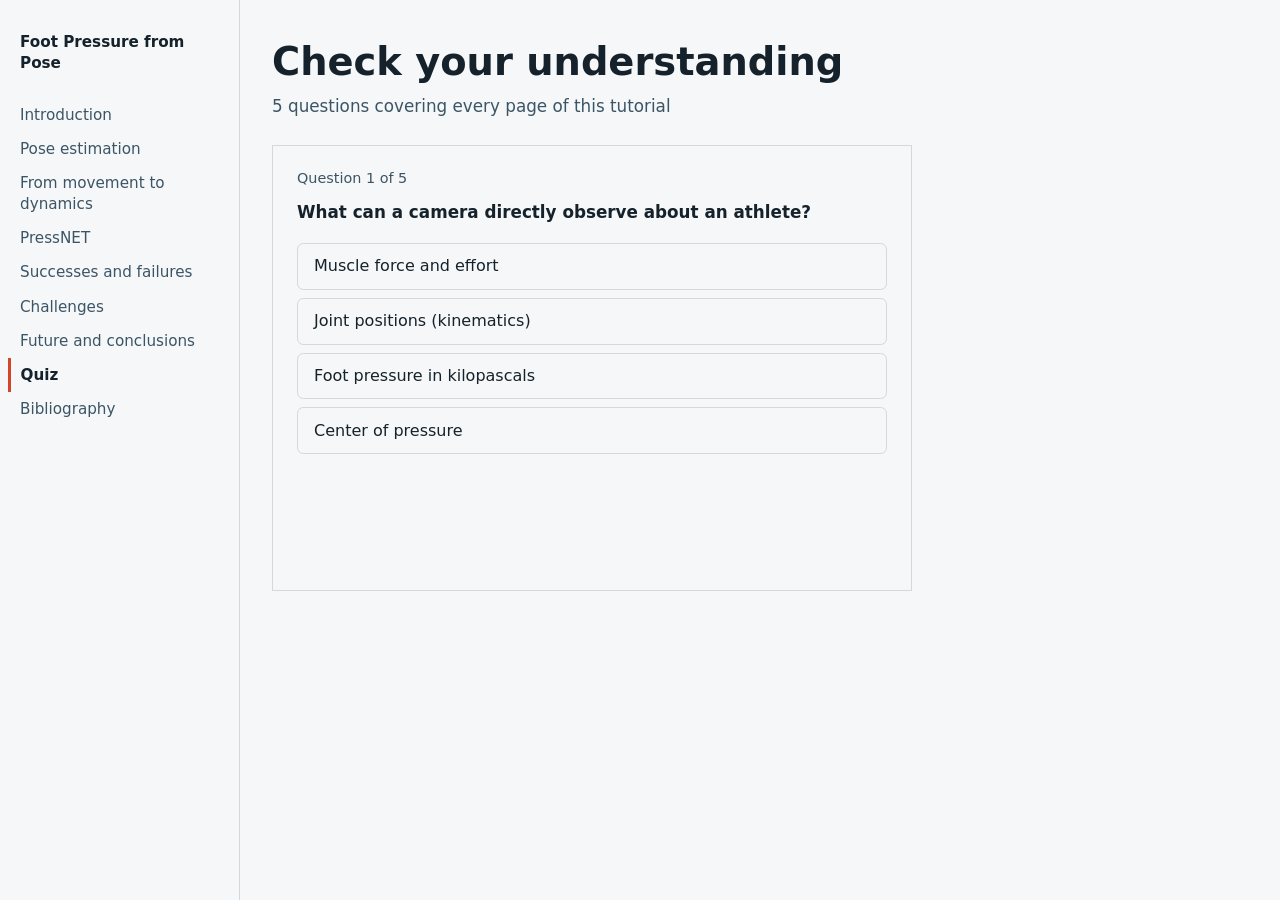
<file: quiz.html>
<!DOCTYPE html>
<html lang="en">
<head>
<meta charset="UTF-8">
<meta name="viewport" content="width=device-width, initial-scale=1">
<title>Quiz | Estimating Foot Pressure from Human Pose</title>
<link rel="stylesheet" href="style.css">
<style>
  .card{border:1px solid var(--rule);padding:1.5rem;font-family:system-ui,sans-serif}
  .opt{display:block;width:100%;text-align:left;margin:.5rem 0;padding:.7rem 1rem;border:1px solid var(--rule);background:transparent;color:var(--ink);font:1rem/1.4 system-ui,sans-serif;cursor:pointer;border-radius:.4rem}
  .opt:hover{border-color:var(--link)}
  .opt.correct{border-color:#2e7d46;background:rgba(46,125,70,.12)}
  .opt.wrong{border-color:var(--red);background:rgba(210,69,43,.12)}
  .opt[disabled]{cursor:default}
  #fb{font-weight:700;margin:1rem 0 0;min-height:1.4em}
  #next{margin-top:1rem;padding:.6rem 1.2rem;border:1px solid var(--ink);background:transparent;color:var(--ink);font:700 .95rem system-ui,sans-serif;border-radius:.4rem;cursor:pointer;display:none}
  #progress{font:.9rem system-ui,sans-serif;color:var(--slate);margin-bottom:.75rem}
  #score{font:700 1.3rem system-ui,sans-serif;text-align:center;padding:2rem 0}
</style>
</head>
<body>
<nav aria-label="Tutorial sections">
  <p class="site">Foot Pressure from Pose</p>
  <a href="index.html">Introduction</a>
  <a href="computer-vision.html">Pose estimation</a>
  <a href="dynamics.html">From movement to dynamics</a>
  <a href="pressnet.html">PressNET</a>
  <a href="results.html">Successes and failures</a>
  <a href="challenges.html">Challenges</a>
  <a href="future.html">Future and conclusions</a>
  <a href="quiz.html" aria-current="page">Quiz</a>
  <a href="bibliography.html">Bibliography</a>
</nav>
<main>
  <h1>Check your understanding</h1>
  <p class="byline">5 questions covering every page of this tutorial</p>

  <div class="card">
    <div id="progress"></div>
    <div id="quiz"></div>
    <div id="score"></div>
    <div id="fb"></div>
    <button id="next">Next question &rarr;</button>
  </div>
</main>

<script>
const Q = [
  {
    q: "What can a camera directly observe about an athlete?",
    opts: ["Muscle force and effort", "Joint positions (kinematics)", "Foot pressure in kilopascals", "Center of pressure"],
    correct: 1,
    why: "A camera captures kinematics \u2014 where the joints are and how they move. Dynamics, like force and pressure, has to be inferred."
  },
  {
    q: "In OpenPose's Body-25 model, why do foot keypoints (heel, toes) matter for this research?",
    opts: [
      "They make the skeleton look more complete",
      "They are needed to predict foot pressure specifically",
      "They replace the need for a camera",
      "They are the most reliably detected joints"
    ],
    correct: 1,
    why: "Since the goal is predicting foot pressure, keypoints on the feet give the network the most directly relevant input."
  },
  {
    q: "A person is generally considered stable when:",
    opts: [
      "The center of pressure equals the base of support",
      "The center of mass stays inside the base of support",
      "The foot pressure reaches zero",
      "The center of mass and center of pressure are far apart"
    ],
    correct: 1,
    why: "If the center of mass moves outside the base of support, gravity creates an uncancelled turning force and the body starts to tip."
  },
  {
    q: "How did PressNET compare to the K-nearest-neighbor baseline?",
    opts: [
      "It performed about the same",
      "It performed worse but was faster",
      "It roughly halved the average pressure error",
      "It could not be tested against a baseline"
    ],
    correct: 2,
    why: "PressNET's mean error was about 5.16 kPa versus about 11.6 kPa for the KNN baseline, confirmed with a statistical test."
  },
  {
    q: "What is the biggest reason these results might not carry over to real sports directly?",
    opts: [
      "The network has too few parameters",
      "OpenPose cannot detect any joints",
      "Training data came from a few people doing one slow activity indoors",
      "Pressure insoles do not exist"
    ],
    correct: 2,
    why: "Both studies used a small number of subjects performing one controlled, slow activity (Tai Chi) in a lab, so fast athletic movement is untested."
  }
];

let i = 0, score = 0;
const quizEl = document.getElementById('quiz');
const fbEl = document.getElementById('fb');
const nextBtn = document.getElementById('next');
const progEl = document.getElementById('progress');
const scoreEl = document.getElementById('score');

function render(){
  fbEl.textContent = '';
  nextBtn.style.display = 'none';
  if(i >= Q.length){
    progEl.textContent = '';
    quizEl.innerHTML = '';
    scoreEl.textContent = `You scored ${score} out of ${Q.length}.`;
    return;
  }
  progEl.textContent = `Question ${i+1} of ${Q.length}`;
  const item = Q[i];
  quizEl.innerHTML = `<p style="font-weight:700;margin-top:0">${item.q}</p>` +
    item.opts.map((o,idx)=>`<button class="opt" data-idx="${idx}">${o}</button>`).join('');
  quizEl.querySelectorAll('.opt').forEach(btn=>{
    btn.addEventListener('click', ()=>{
      quizEl.querySelectorAll('.opt').forEach(b=>b.disabled = true);
      const idx = Number(btn.dataset.idx);
      if(idx === item.correct){
        btn.classList.add('correct');
        fbEl.textContent = 'Correct. ' + item.why;
        score++;
      } else {
        btn.classList.add('wrong');
        quizEl.querySelector(`[data-idx="${item.correct}"]`).classList.add('correct');
        fbEl.textContent = 'Not quite. ' + item.why;
      }
      nextBtn.style.display = 'inline-block';
    });
  });
}
nextBtn.addEventListener('click', ()=>{ i++; render(); });
render();
</script>
</body>
</html>
</file>
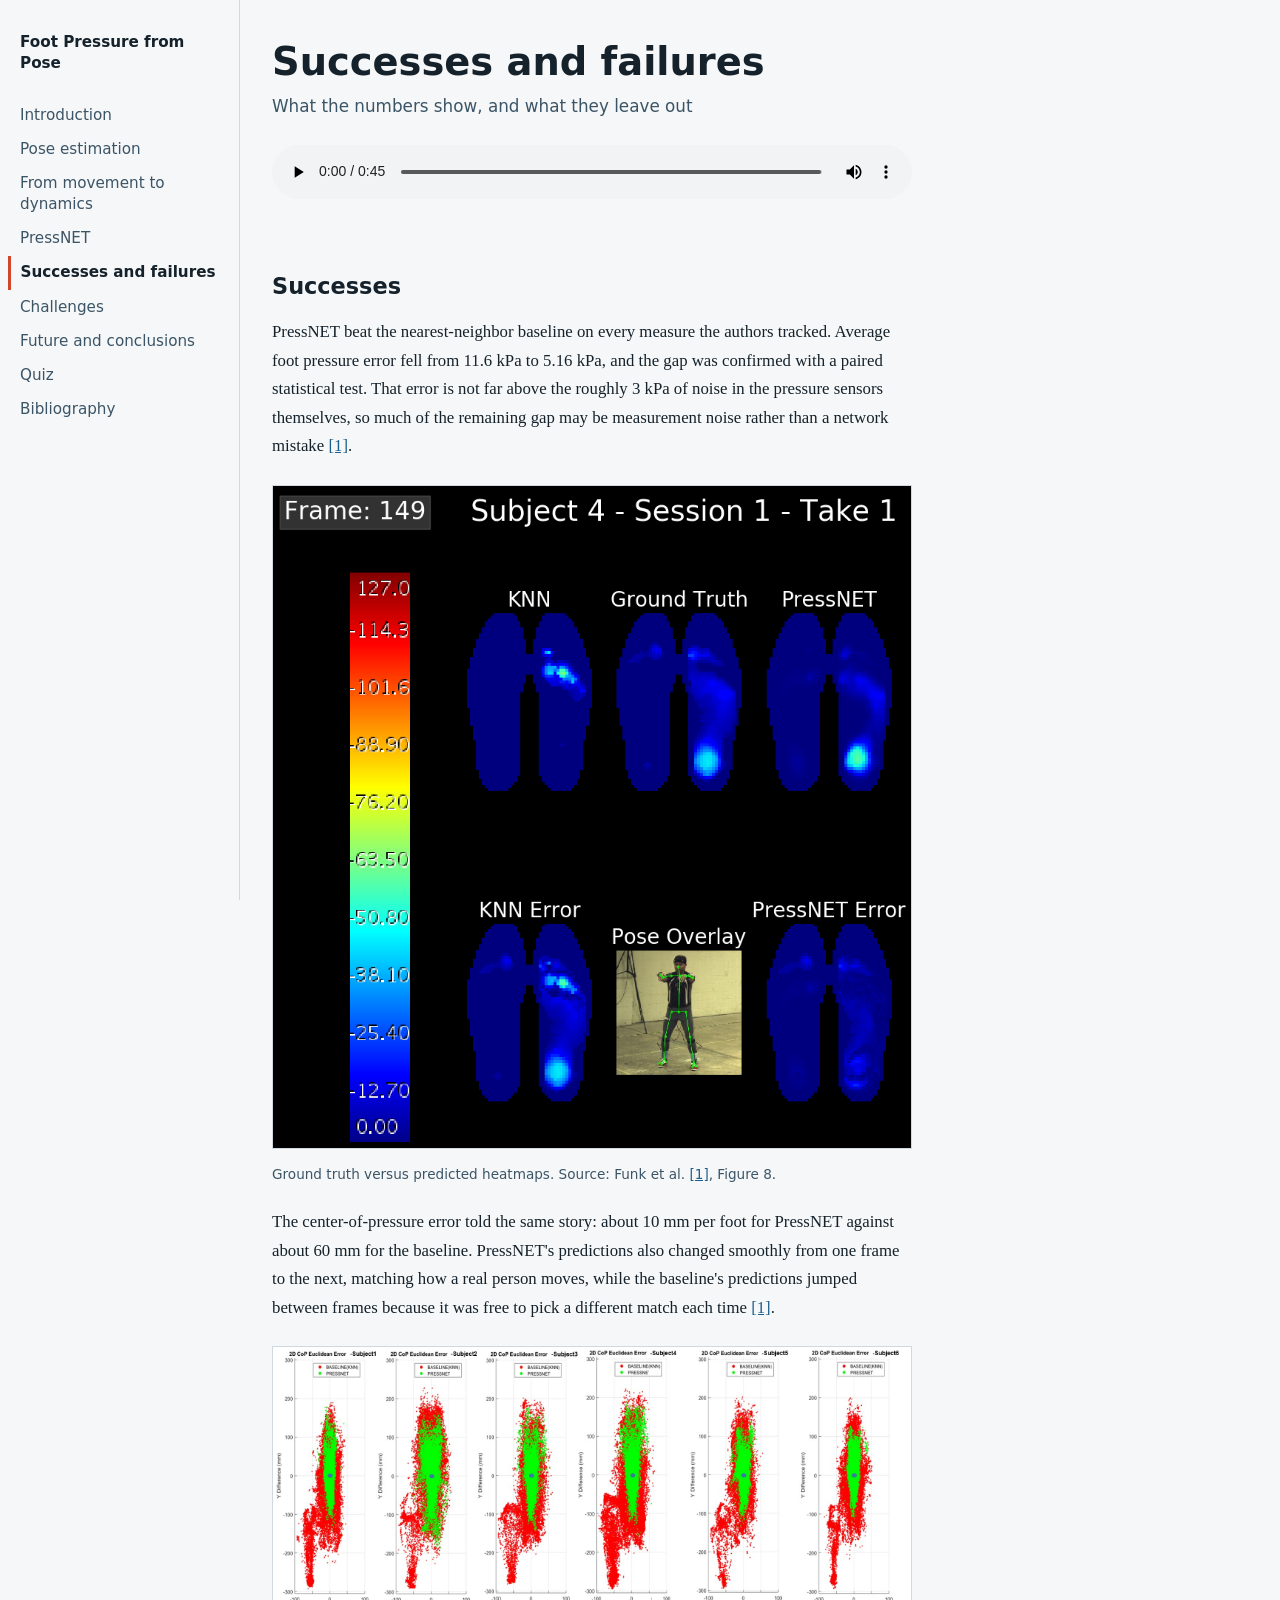
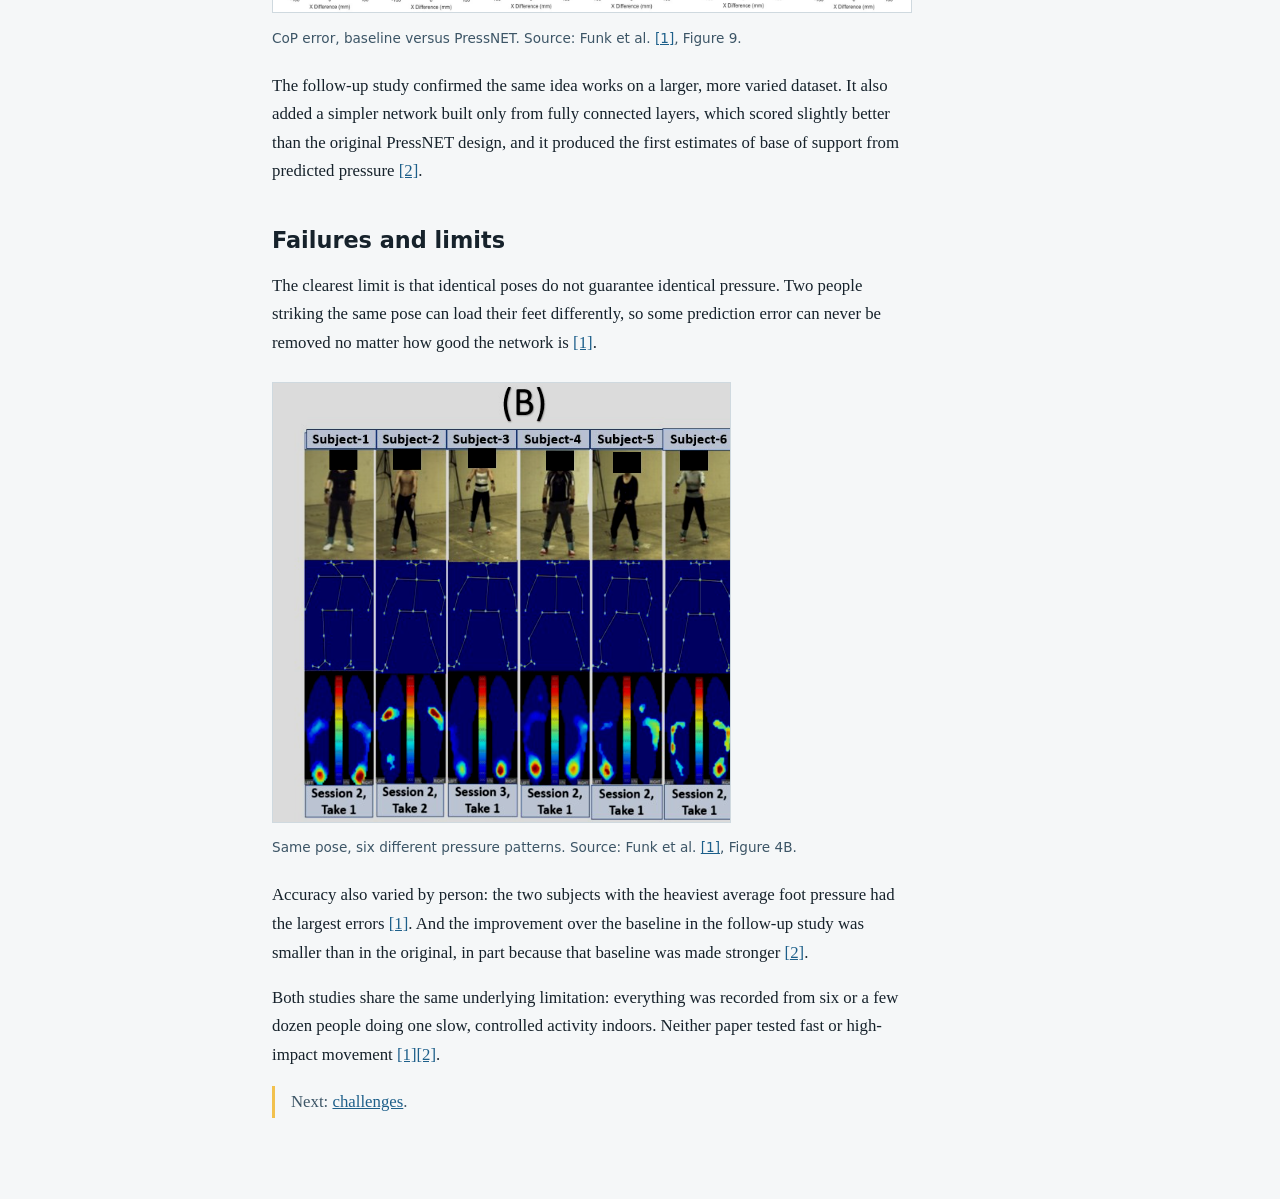
<file: results.html>
<!DOCTYPE html>
<html lang="en">
<head>
<meta charset="UTF-8">
<meta name="viewport" content="width=device-width, initial-scale=1">
<title>Successes and failures | Estimating Foot Pressure from Human Pose</title>
<link rel="stylesheet" href="style.css">
</head>
<body>
<nav aria-label="Tutorial sections">
   <p class="site">Foot Pressure from Pose</p>
  <a href="index.html">Introduction</a>
  <a href="computer-vision.html">Pose estimation</a>
  <a href="dynamics.html">From movement to dynamics</a>
  <a href="pressnet.html">PressNET</a>
  <a href="results.html" aria-current="page">Successes and failures</a>
  <a href="challenges.html">Challenges</a>
  <a href="future.html">Future and conclusions</a>
  <a href="quiz.html">Quiz</a>
  <a href="bibliography.html">Bibliography</a>
</nav>
<main>
  <h1>Successes and failures</h1>
  <p class="byline">What the numbers show, and what they leave out</p>

  <audio controls src="audio/result.mp3">Narration for this page.</audio>

  <h2>Successes</h2>
  <p>PressNET beat the nearest-neighbor baseline on every measure the authors tracked. Average foot pressure error fell from 11.6 kPa to 5.16 kPa, and the gap was confirmed with a paired statistical test. That error is not far above the roughly 3 kPa of noise in the pressure sensors themselves, so much of the remaining gap may be measurement noise rather than a network mistake <a href="bibliography.html#ref1">[1]</a>.</p>

  <figure>
    <img src="images/figure8.png" alt="Example frames comparing ground truth, PressNET, and nearest-neighbor foot pressure heatmaps">
    <figcaption>Ground truth versus predicted heatmaps. Source: Funk et al. <a href="bibliography.html#ref1">[1]</a>, Figure 8.</figcaption>
  </figure>

  <p>The center-of-pressure error told the same story: about 10 mm per foot for PressNET against about 60 mm for the baseline. PressNET's predictions also changed smoothly from one frame to the next, matching how a real person moves, while the baseline's predictions jumped between frames because it was free to pick a different match each time <a href="bibliography.html#ref1">[1]</a>.</p>

  <figure>
    <img src="images/figure9.png" alt="Scatter plots comparing center of pressure error for nearest-neighbor and PressNET">
    <figcaption>CoP error, baseline versus PressNET. Source: Funk et al. <a href="bibliography.html#ref1">[1]</a>, Figure 9.</figcaption>
  </figure>

  <p>The follow-up study confirmed the same idea works on a larger, more varied dataset. It also added a simpler network built only from fully connected layers, which scored slightly better than the original PressNET design, and it produced the first estimates of base of support from predicted pressure <a href="bibliography.html#ref2">[2]</a>.</p>

  <h2>Failures and limits</h2>
  <p>The clearest limit is that identical poses do not guarantee identical pressure. Two people striking the same pose can load their feet differently, so some prediction error can never be removed no matter how good the network is <a href="bibliography.html#ref1">[1]</a>.</p>

  <figure>
    <img src="images/figure4b.png" alt="The same starting pose produces different foot pressure across six subjects">
    <figcaption>Same pose, six different pressure patterns. Source: Funk et al. <a href="bibliography.html#ref1">[1]</a>, Figure 4B.</figcaption>
  </figure>

  <p>Accuracy also varied by person: the two subjects with the heaviest average foot pressure had the largest errors <a href="bibliography.html#ref1">[1]</a>. And the improvement over the baseline in the follow-up study was smaller than in the original, in part because that baseline was made stronger <a href="bibliography.html#ref2">[2]</a>.</p>

  <p>Both studies share the same underlying limitation: everything was recorded from six or a few dozen people doing one slow, controlled activity indoors. Neither paper tested fast or high-impact movement <a href="bibliography.html#ref1">[1]</a><a href="bibliography.html#ref2">[2]</a>.</p>
  <p class="note">Next: <a href="challenges.html">challenges</a>.</p>
</main>
</body>
</html>
</file>
<file: style.css>
:root {
	--paper: #f5f7f8;
	--ink: #16222b;
	--slate: #3c5566;
	--rule: #cfd9df;
	--yellow: #f2c14e;
	--red: #d2452b;
	--brown: #6b2e1f;
	--link: #1d5f8a;
}

@media (prefers-color-scheme: dark) {
	:root {
		--paper: #0f181f;
		--ink: #e6edf1;
		--slate: #9fb3c0;
		--rule: #2a3a45;
		--link: #7cc0ea;
	}
}

* {
	box-sizing: border-box;
}

html {
	scroll-padding-top: 1rem;
}

body {
	margin: 0;
	background: var(--paper);
	color: var(--ink);
	font: 1.05rem/1.7 Georgia, "Iowan Old Style", serif;
	display: grid;
	grid-template-columns: 15rem minmax(0, 1fr);
	min-height: 100vh;
}

nav {
	position: sticky;
	top: 0;
	align-self: start;
	height: 100vh;
	padding: 2rem 1.25rem;
	border-right: 1px solid var(--rule);
	font: 0.95rem/1.4 system-ui, sans-serif;
}

nav .site {
	font-weight: 700;
	margin: 0 0 1.5rem;
}

nav a {
	display: block;
	padding: 0.4rem 0;
	color: var(--slate);
	text-decoration: none;
}

nav a:hover {
	color: var(--ink);
}

nav a[aria-current=page] {
	color: var(--ink);
	font-weight: 700;
	border-left: 3px solid var(--red);
	padding-left: 0.6rem;
	margin-left: -0.75rem;
}

main {
	max-width: 44rem;
	padding: 2.5rem 2rem 4rem;
}

h1 {
	font: 700 2.4rem/1.15 system-ui, sans-serif;
	margin: 0 0 0.5rem;
}

h2 {
	font: 700 1.4rem/1.3 system-ui, sans-serif;
	margin: 2.5rem 0 0.5rem;
}

a {
	color: var(--link);
}

:focus-visible {
	outline: 3px solid var(--red);
	outline-offset: 2px;
}

.byline {
	color: var(--slate);
	font-family: system-ui, sans-serif;
	margin: 0 0 1.5rem;
}

audio {
	width: 100%;
	margin: 0 0 1.5rem;
}

figure {
	margin: 1.5rem 0;
}

figure img {
	max-width: 100%;
	height: auto;
	border: 1px solid var(--rule);
}

figcaption {
	font: 0.85rem/1.4 system-ui, sans-serif;
	color: var(--slate);
	margin-top: 0.4rem;
}

.note {
	border-left: 3px solid var(--yellow);
	padding: 0.1rem 1rem;
	color: var(--slate);
}

.pressure {
	display: flex;
	gap: 1.5rem;
	justify-content: center;
	position: relative;
	margin: 1.5rem 0 0.5rem;
	padding: 1.5rem;
	border: 1px solid var(--rule);
}

.foot {
	width: 84px;
	height: 210px;
	border-radius: 42px 42px 38px 38px / 70px 70px 50px 50px;
	background:
		radial-gradient(ellipse at 50% 22%, var(--red) 0, transparent 42%),
		radial-gradient(ellipse at 50% 88%, var(--brown) 0, transparent 38%),
		var(--yellow);
}

.foot.right {
	transform: scaleX(-1);
}

.cop {
	position: absolute;
	left: 50%;
	top: 62%;
	transform: translate(-50%, -50%);
	font-size: 1.6rem;
	color: #16222b;
	text-shadow: 0 0 4px #fff;
}

@media (max-width: 800px) {
	body {
		display: block;
	}

	nav {
		position: static;
		height: auto;
		border-right: 0;
		border-bottom: 1px solid var(--rule);
		padding: 1rem;
	}

	main {
		padding: 1.5rem 1.25rem 3rem;
	}

	h1 {
		font-size: 1.9rem;
	}
}
</file>
